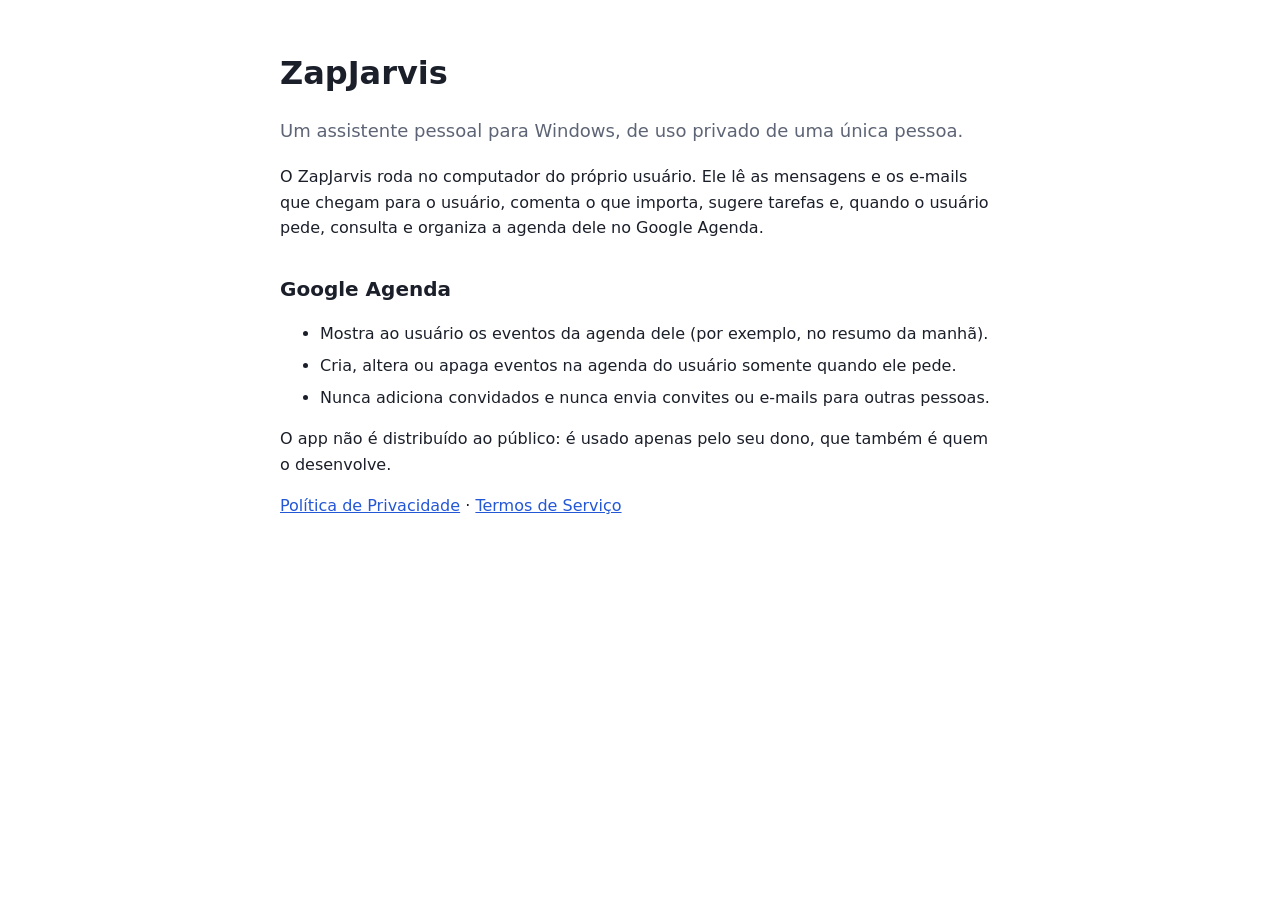
<file: index.html>
<!doctype html>
<html lang="pt-BR">
<head>
<meta charset="utf-8">
<meta name="viewport" content="width=device-width, initial-scale=1">
<title>ZapJarvis</title>
<link rel="stylesheet" href="style.css">
</head>
<body>
<main>
  <h1>ZapJarvis</h1>
  <p class="lead">Um assistente pessoal para Windows, de uso privado de uma única pessoa.</p>
  <p>O ZapJarvis roda no computador do próprio usuário. Ele lê as mensagens e os e-mails que chegam para o
  usuário, comenta o que importa, sugere tarefas e, quando o usuário pede, consulta e organiza a agenda
  dele no Google Agenda.</p>
  <h2>Google Agenda</h2>
  <ul>
    <li>Mostra ao usuário os eventos da agenda dele (por exemplo, no resumo da manhã).</li>
    <li>Cria, altera ou apaga eventos na agenda do usuário somente quando ele pede.</li>
    <li>Nunca adiciona convidados e nunca envia convites ou e-mails para outras pessoas.</li>
  </ul>
  <p>O app não é distribuído ao público: é usado apenas pelo seu dono, que também é quem o desenvolve.</p>
  <p><a href="privacidade.html">Política de Privacidade</a> · <a href="termos.html">Termos de Serviço</a></p>
</main>
</body>
</html>
</file>
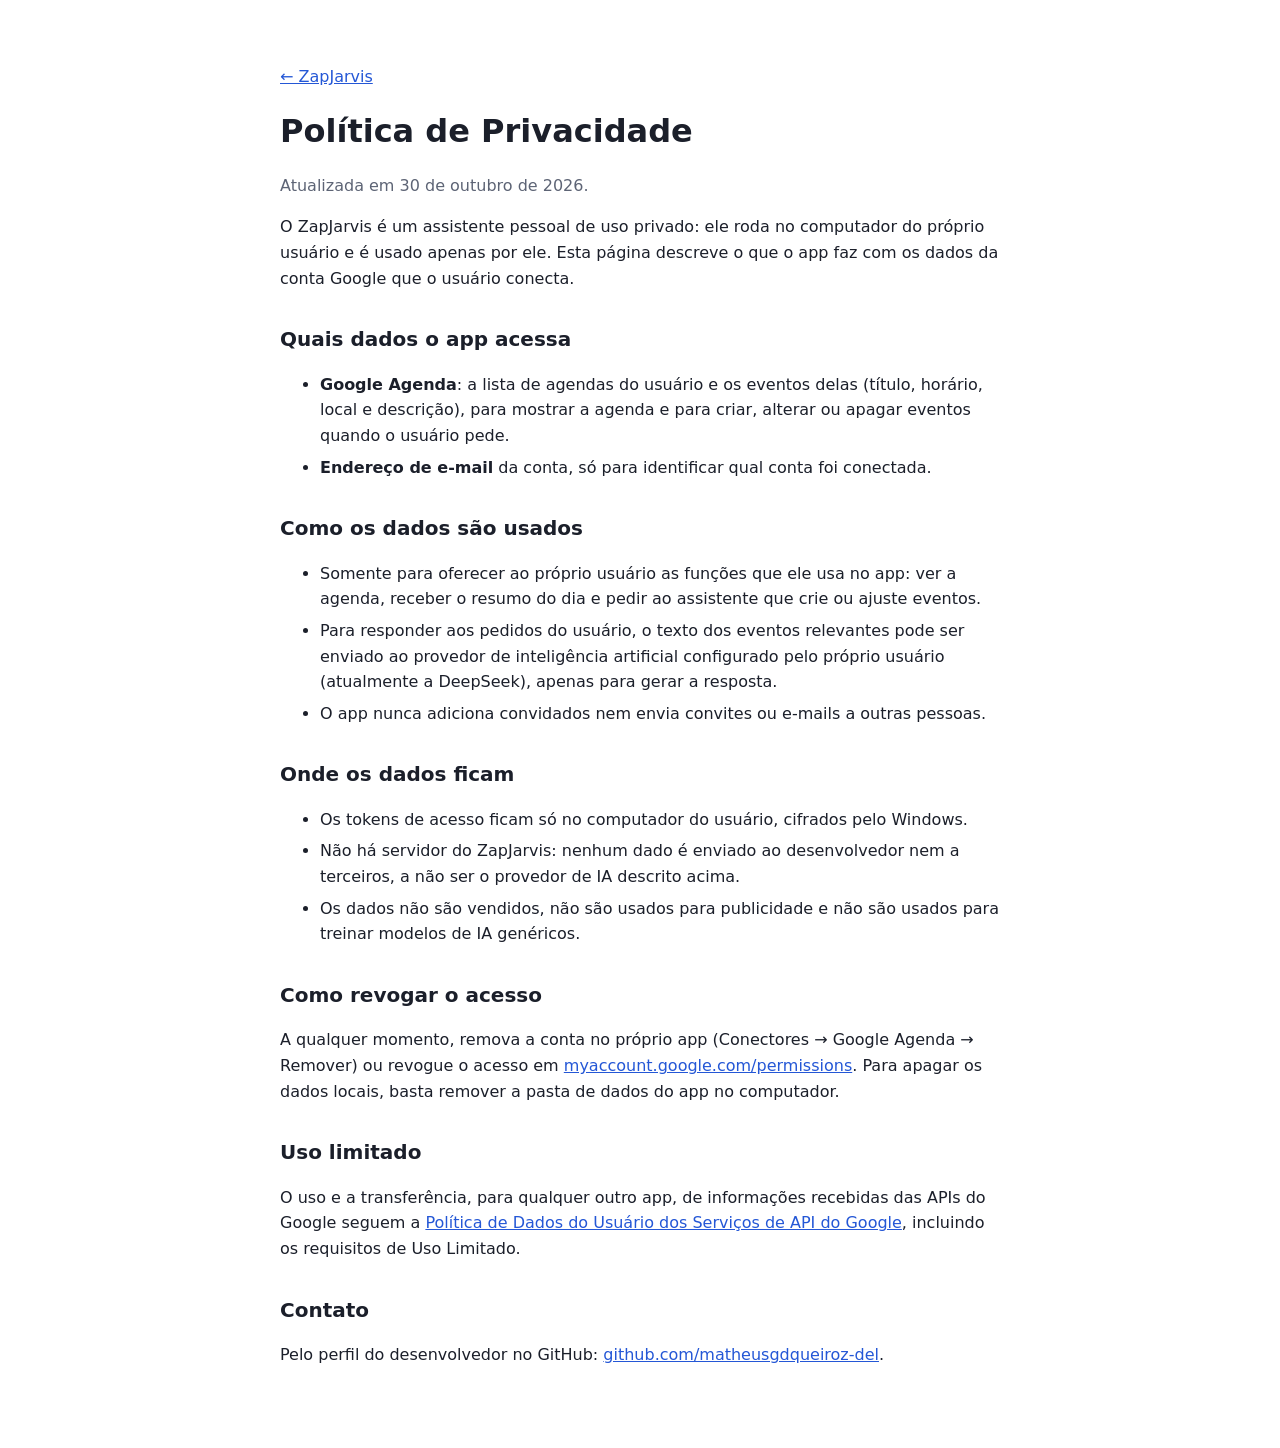
<file: privacidade.html>
<!doctype html>
<html lang="pt-BR">
<head>
<meta charset="utf-8">
<meta name="viewport" content="width=device-width, initial-scale=1">
<title>ZapJarvis · Política de Privacidade</title>
<link rel="stylesheet" href="style.css">
</head>
<body>
<main>
  <p><a href="./">← ZapJarvis</a></p>
  <h1>Política de Privacidade</h1>
  <p class="muted">Atualizada em 30 de outubro de 2026.</p>

  <p>O ZapJarvis é um assistente pessoal de uso privado: ele roda no computador do próprio usuário e é usado
  apenas por ele. Esta página descreve o que o app faz com os dados da conta Google que o usuário conecta.</p>

  <h2>Quais dados o app acessa</h2>
  <ul>
    <li><strong>Google Agenda</strong>: a lista de agendas do usuário e os eventos delas (título, horário, local
    e descrição), para mostrar a agenda e para criar, alterar ou apagar eventos quando o usuário pede.</li>
    <li><strong>Endereço de e-mail</strong> da conta, só para identificar qual conta foi conectada.</li>
  </ul>

  <h2>Como os dados são usados</h2>
  <ul>
    <li>Somente para oferecer ao próprio usuário as funções que ele usa no app: ver a agenda, receber o resumo
    do dia e pedir ao assistente que crie ou ajuste eventos.</li>
    <li>Para responder aos pedidos do usuário, o texto dos eventos relevantes pode ser enviado ao provedor de
    inteligência artificial configurado pelo próprio usuário (atualmente a DeepSeek), apenas para gerar a
    resposta.</li>
    <li>O app nunca adiciona convidados nem envia convites ou e-mails a outras pessoas.</li>
  </ul>

  <h2>Onde os dados ficam</h2>
  <ul>
    <li>Os tokens de acesso ficam só no computador do usuário, cifrados pelo Windows.</li>
    <li>Não há servidor do ZapJarvis: nenhum dado é enviado ao desenvolvedor nem a terceiros, a não ser o
    provedor de IA descrito acima.</li>
    <li>Os dados não são vendidos, não são usados para publicidade e não são usados para treinar modelos de IA
    genéricos.</li>
  </ul>

  <h2>Como revogar o acesso</h2>
  <p>A qualquer momento, remova a conta no próprio app (Conectores → Google Agenda → Remover) ou revogue o
  acesso em <a href="https://myaccount.google.com/permissions">myaccount.google.com/permissions</a>. Para
  apagar os dados locais, basta remover a pasta de dados do app no computador.</p>

  <h2>Uso limitado</h2>
  <p>O uso e a transferência, para qualquer outro app, de informações recebidas das APIs do Google seguem a
  <a href="https://developers.google.com/terms/api-services-user-data-policy">Política de Dados do Usuário dos
  Serviços de API do Google</a>, incluindo os requisitos de Uso Limitado.</p>

  <h2>Contato</h2>
  <p>Pelo perfil do desenvolvedor no GitHub:
  <a href="https://github.com/matheusgdqueiroz-del">github.com/matheusgdqueiroz-del</a>.</p>
</main>
</body>
</html>
</file>
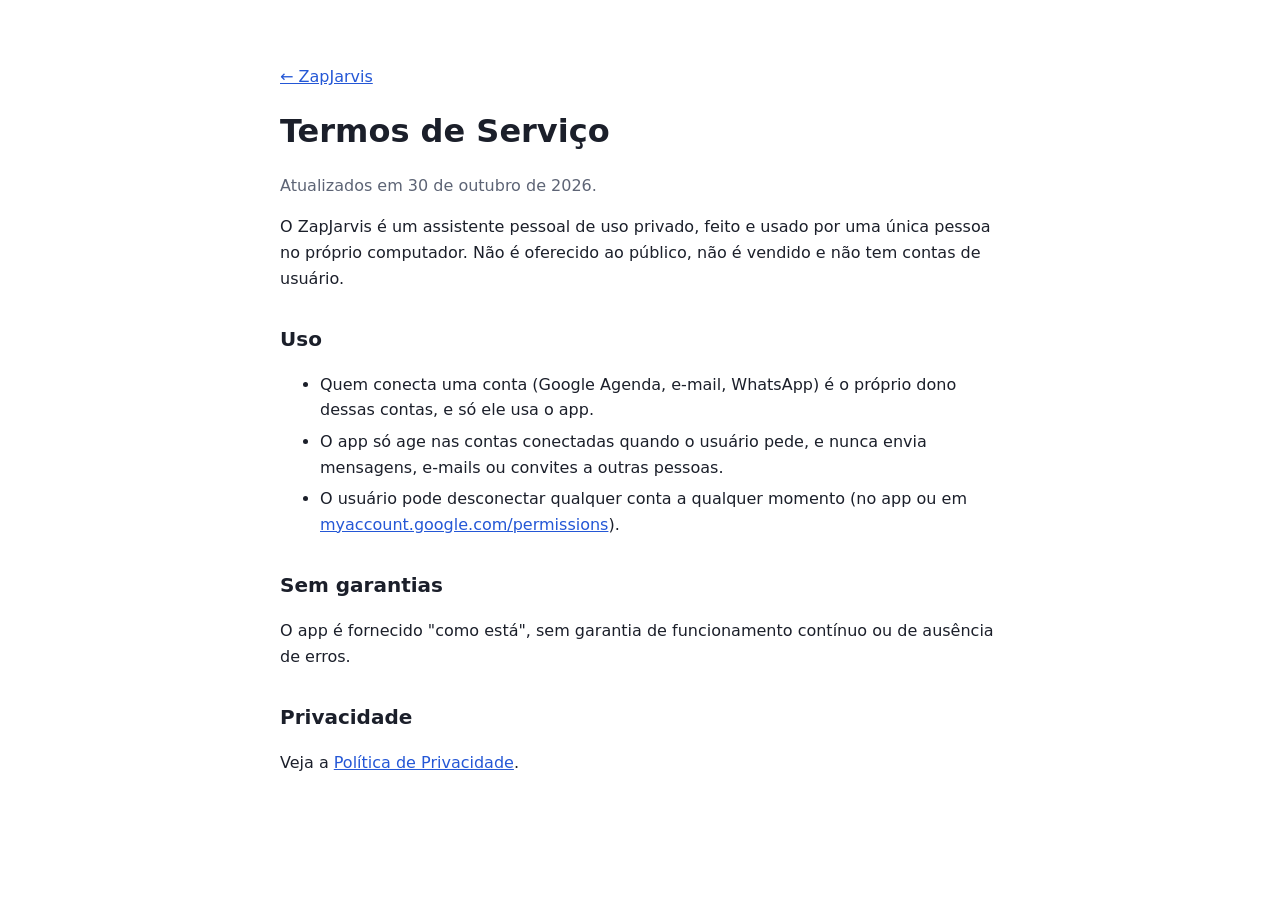
<file: termos.html>
<!doctype html>
<html lang="pt-BR">
<head>
<meta charset="utf-8">
<meta name="viewport" content="width=device-width, initial-scale=1">
<title>ZapJarvis · Termos de Serviço</title>
<link rel="stylesheet" href="style.css">
</head>
<body>
<main>
  <p><a href="./">← ZapJarvis</a></p>
  <h1>Termos de Serviço</h1>
  <p class="muted">Atualizados em 30 de outubro de 2026.</p>

  <p>O ZapJarvis é um assistente pessoal de uso privado, feito e usado por uma única pessoa no próprio
  computador. Não é oferecido ao público, não é vendido e não tem contas de usuário.</p>

  <h2>Uso</h2>
  <ul>
    <li>Quem conecta uma conta (Google Agenda, e-mail, WhatsApp) é o próprio dono dessas contas, e só ele usa o app.</li>
    <li>O app só age nas contas conectadas quando o usuário pede, e nunca envia mensagens, e-mails ou convites a outras pessoas.</li>
    <li>O usuário pode desconectar qualquer conta a qualquer momento (no app ou em
    <a href="https://myaccount.google.com/permissions">myaccount.google.com/permissions</a>).</li>
  </ul>

  <h2>Sem garantias</h2>
  <p>O app é fornecido "como está", sem garantia de funcionamento contínuo ou de ausência de erros.</p>

  <h2>Privacidade</h2>
  <p>Veja a <a href="privacidade.html">Política de Privacidade</a>.</p>
</main>
</body>
</html>
</file>
<file: style.css>
:root { --bg: #ffffff; --fg: #1b1f2a; --muted: #5d6475; --link: #2457d6; }
@media (prefers-color-scheme: dark) { :root { --bg: #0b1020; --fg: #e8ecf6; --muted: #9aa3b8; --link: #7fa6ff; } }
body { margin: 0; background: var(--bg); color: var(--fg); font: 16px/1.6 system-ui, -apple-system, "Segoe UI", sans-serif; }
main { max-width: 720px; margin: 0 auto; padding: 48px 20px 64px; }
h1 { font-size: 32px; margin: 0 0 8px; }
h2 { font-size: 20px; margin-top: 32px; }
.lead { font-size: 18px; color: var(--muted); }
.muted { color: var(--muted); }
a { color: var(--link); }
li { margin: 6px 0; }
</file>
